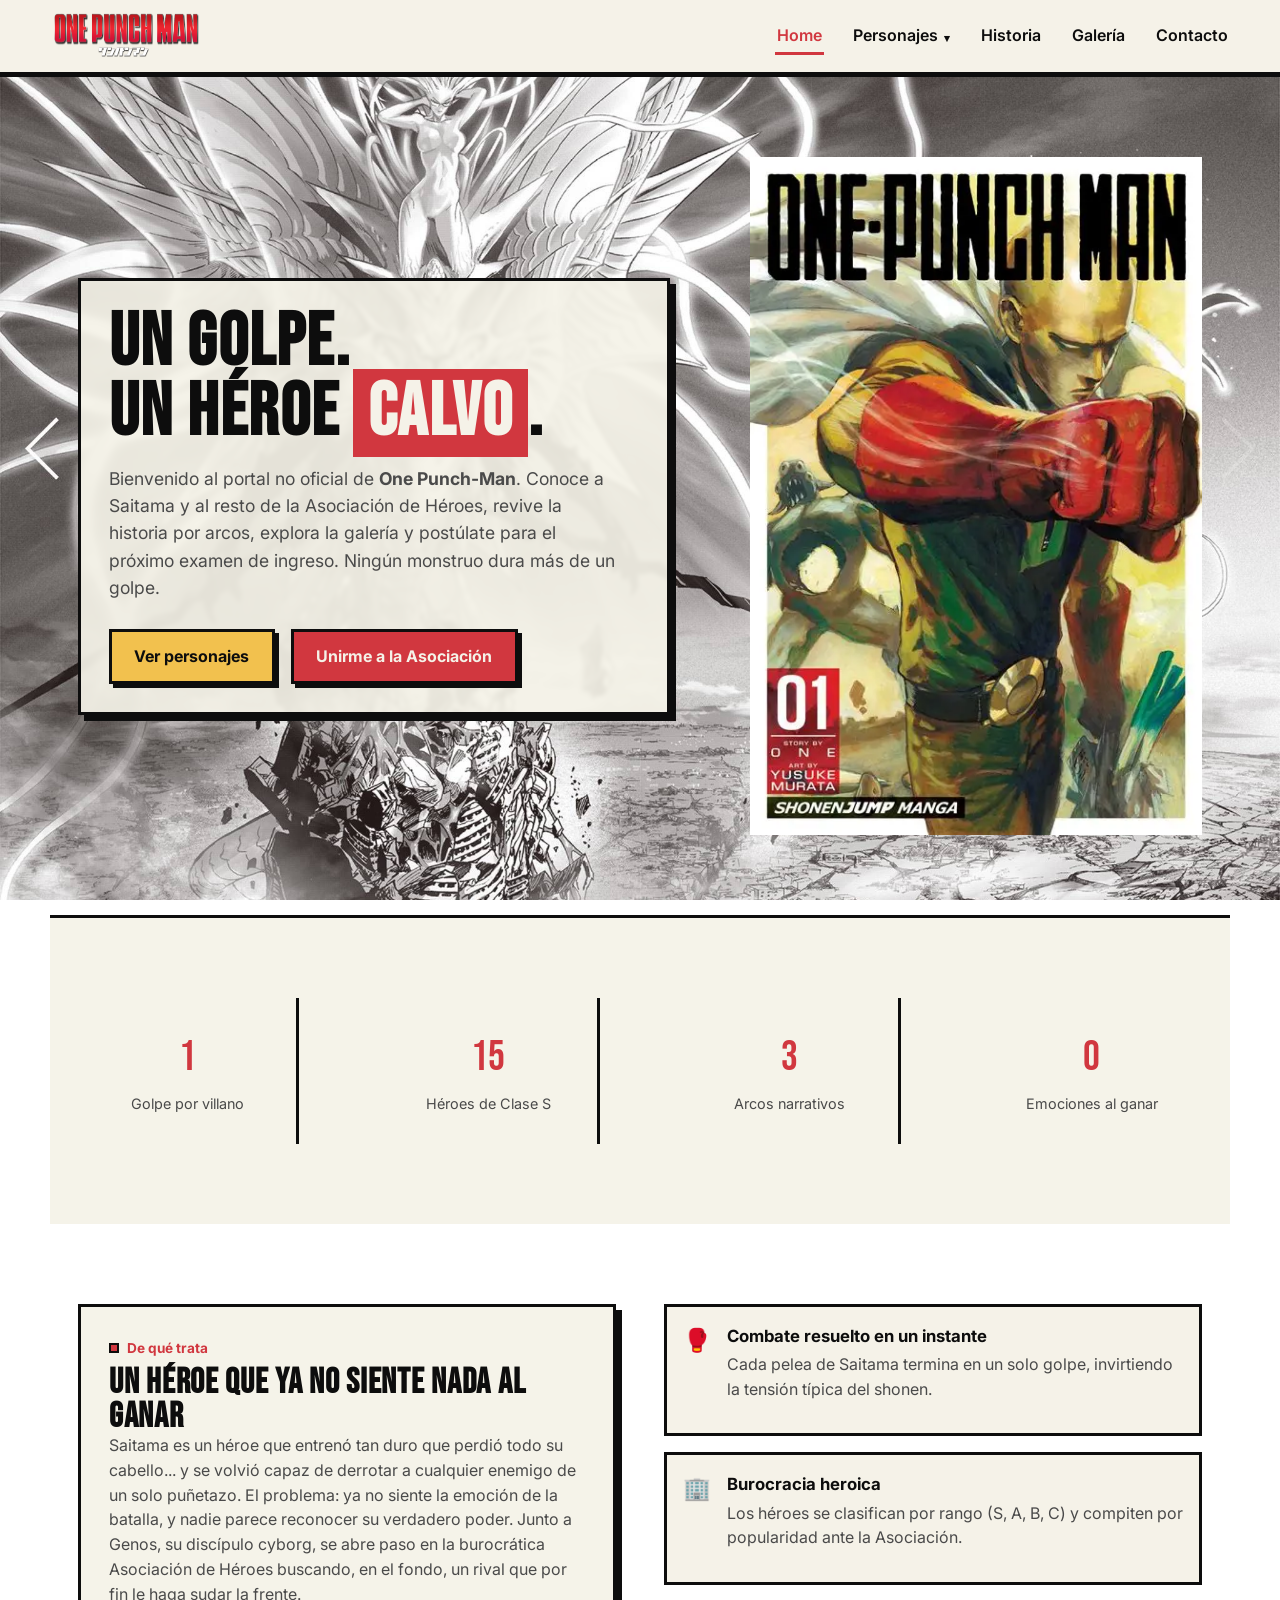
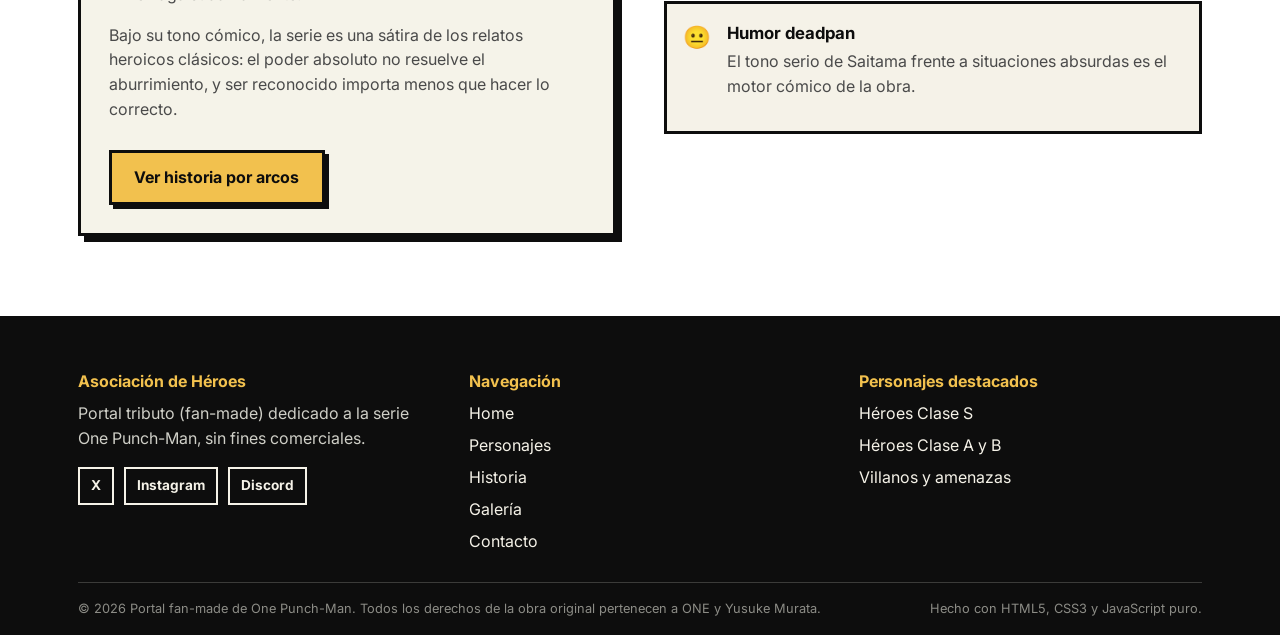
<file: index.html>
<!DOCTYPE html>
<html lang="es">
<head>
<meta charset="UTF-8">
<meta name="viewport" content="width=device-width, initial-scale=1.0">
<title>One Punch-Man | Asociación de Héroes</title>
<meta name="description" content="Sitio tributo fan-made de One Punch-Man: inicio, personajes, historia, galería y contacto.">
<link rel="icon" href="imagen/logo_nuevo_edge.png" type="image/svg+xml">
<link rel="preconnect" href="https://fonts.googleapis.com">
<link rel="stylesheet" href="https://fonts.googleapis.com/css2?family=Bebas+Neue&family=Inter:wght@400;500;600;700&display=swap">
<link rel="stylesheet" href="css/estilos.css">
</head>
<body class="fondo-historia">
<!-- ===================== ENCABEZADO / NAV ===================== -->
<header class="encabezado">
  <nav class="barra-nav contenedor" aria-label="Navegación principal">
    <a href="index.html" class="marca">
      <img src="imagen/logo_nuevo_edge.png" alt="Emblema de la Asociación de Héroes">
      
    </a>

    <button class="boton-menu-movil" id="botonMenuMovil" aria-expanded="false" aria-controls="navPrincipal" aria-label="Abrir menú">
      <span></span><span></span><span></span>
    </button>

    <div class="nav-principal" id="navPrincipal">
      <ul>
        <li><a class="enlace-nav activo" href="index.html" aria-current="page">Home</a></li>

        <li class="tiene-submenu">
          <a class="enlace-nav" href="personajes.html" id="togglePersonajes">Personajes</a>
          <ul class="submenu">
            <li><a href="personajes.html#personajes-heroes-s">Héroes Clase S</a></li>
            <li><a href="personajes.html#personajes-heroes-otros">Héroes Clase A y B</a></li>
            <li><a href="personajes.html#personajes-villanos">Villanos y amenazas</a></li>
          </ul>
        </li>

        <li><a class="enlace-nav" href="historia.html">Historia</a></li>
        <li><a class="enlace-nav" href="galeria.html">Galería</a></li>
        <li><a class="enlace-nav" href="contacto.html">Contacto</a></li>
      </ul>
    </div>
  </nav>
</header>

<main>

  <!-- ===================== HERO ===================== -->
  <section class="hero" id="inicio">
    <div class="contenedor">
      <div class="hero-texto">
        <!--<span class="etiqueta-seccion">Asociación de Héroes · Ciudad Z</span>-->
        <h1 class="titulo-impacto">Un golpe.<br>Un héroe <span class="resalte">calvo</span>.</h1>
        <p class="parrafo-intro">
          Bienvenido al portal no oficial de <strong>One Punch-Man</strong>. Conoce a Saitama y al resto
          de la Asociación de Héroes, revive la historia por arcos, explora la galería y postúlate
          para el próximo examen de ingreso. Ningún monstruo dura más de un golpe.
        </p>
        <div class="hero-acciones">
          <a href="personajes.html" class="boton boton-primario">Ver personajes</a>
          <a href="contacto.html" class="boton boton-secundario">Unirme a la Asociación</a>
        </div>
      </div>
      <div class="hero-imagen">
        <img src="imagen/saitama_edge.webp" alt="Ilustración de un impacto de golpe estilo cómic, con líneas de velocidad radiales">
      </div>
    </div>

    <div class="franja-datos contenedor">
      <div class="dato"><span class="numero">1</span><span class="etiqueta">Golpe por villano</span></div>
      <div class="dato"><span class="numero">15</span><span class="etiqueta">Héroes de Clase S</span></div>
      <div class="dato"><span class="numero">3</span><span class="etiqueta">Arcos narrativos</span></div>
      <div class="dato"><span class="numero">0</span><span class="etiqueta">Emociones al ganar</span></div>
    </div>
  </section>

  <!-- ===================== SOBRE LA SERIE ===================== -->
  <section class="seccion" id="sobre">
    <div class="contenedor grid-sobre">
      <div class="columna">
        <span class="etiqueta-seccion">De qué trata</span>
        <h2 class="titulo-impacto" style="font-size:2.2rem;">Un héroe que ya no siente nada al ganar</h2>
        <p>
          Saitama es un héroe que entrenó tan duro que perdió todo su cabello... y se volvió capaz de
          derrotar a cualquier enemigo de un solo puñetazo. El problema: ya no siente la emoción de la
          batalla, y nadie parece reconocer su verdadero poder. Junto a Genos, su discípulo cyborg, se abre
          paso en la burocrática Asociación de Héroes buscando, en el fondo, un rival que por fin le haga
          sudar la frente.
        </p>
        <p>
          Bajo su tono cómico, la serie es una sátira de los relatos heroicos clásicos: el poder absoluto no
          resuelve el aburrimiento, y ser reconocido importa menos que hacer lo correcto.
        </p>
        <div class="hero-acciones">
          <a href="historia.html" class="boton boton-primario">Ver historia por arcos</a>
        </div>
      </div>
      <div class="columna">
        <div class="lista-rasgos">
          <div class="rasgo">
            <span class="icono">🥊</span>
            <div><h3>Combate resuelto en un instante</h3><p>Cada pelea de Saitama termina en un solo golpe, invirtiendo la tensión típica del shonen.</p></div>
          </div>
          <div class="rasgo">
            <span class="icono">🏢</span>
            <div><h3>Burocracia heroica</h3><p>Los héroes se clasifican por rango (S, A, B, C) y compiten por popularidad ante la Asociación.</p></div>
          </div>
          <div class="rasgo">
            <span class="icono">😐</span>
            <div><h3>Humor deadpan</h3><p>El tono serio de Saitama frente a situaciones absurdas es el motor cómico de la obra.</p></div>
          </div>
        </div>
      </div>
    </div>
  </section>
</main>

<!-- ===================== PIE DE PAGINA ===================== -->
<footer class="pie-pagina">
  <div class="contenedor">
    <div class="pie-grid">
      <div class="columna-pie">
        <h4>Asociación de Héroes</h4>
        <p style="color:#cfcfc7;">Portal tributo (fan-made) dedicado a la serie One Punch-Man, sin fines comerciales.</p>
        <div class="redes-sociales">
          <a href="https://twitter.com" target="_blank" rel="noopener noreferrer">X</a>
          <a href="https://instagram.com" target="_blank" rel="noopener noreferrer">Instagram</a>
          <a href="https://discord.com" target="_blank" rel="noopener noreferrer">Discord</a>
        </div>
      </div>
      <div class="columna-pie">
        <h4>Navegación</h4>
        <ul>
          <li><a href="index.html">Home</a></li>
          <li><a href="personajes.html">Personajes</a></li>
          <li><a href="historia.html">Historia</a></li>
          <li><a href="galeria.html">Galería</a></li>
          <li><a href="contacto.html">Contacto</a></li>
        </ul>
      </div>
      <div class="columna-pie">
        <h4>Personajes destacados</h4>
        <ul>
          <li><a href="personajes.html#personajes-heroes-s">Héroes Clase S</a></li>
          <li><a href="personajes.html#personajes-heroes-otros">Héroes Clase A y B</a></li>
          <li><a href="personajes.html#personajes-villanos">Villanos y amenazas</a></li>
        </ul>
      </div>
    </div>
    <div class="pie-legal">
      <span>© 2026 Portal fan-made de One Punch-Man. Todos los derechos de la obra original pertenecen a ONE y Yusuke Murata.</span>
      <span>Hecho con HTML5, CSS3 y JavaScript puro.</span>
    </div>
  </div>
</footer>

<script src="js/script.js"></script>
</body>
</html>
</file>
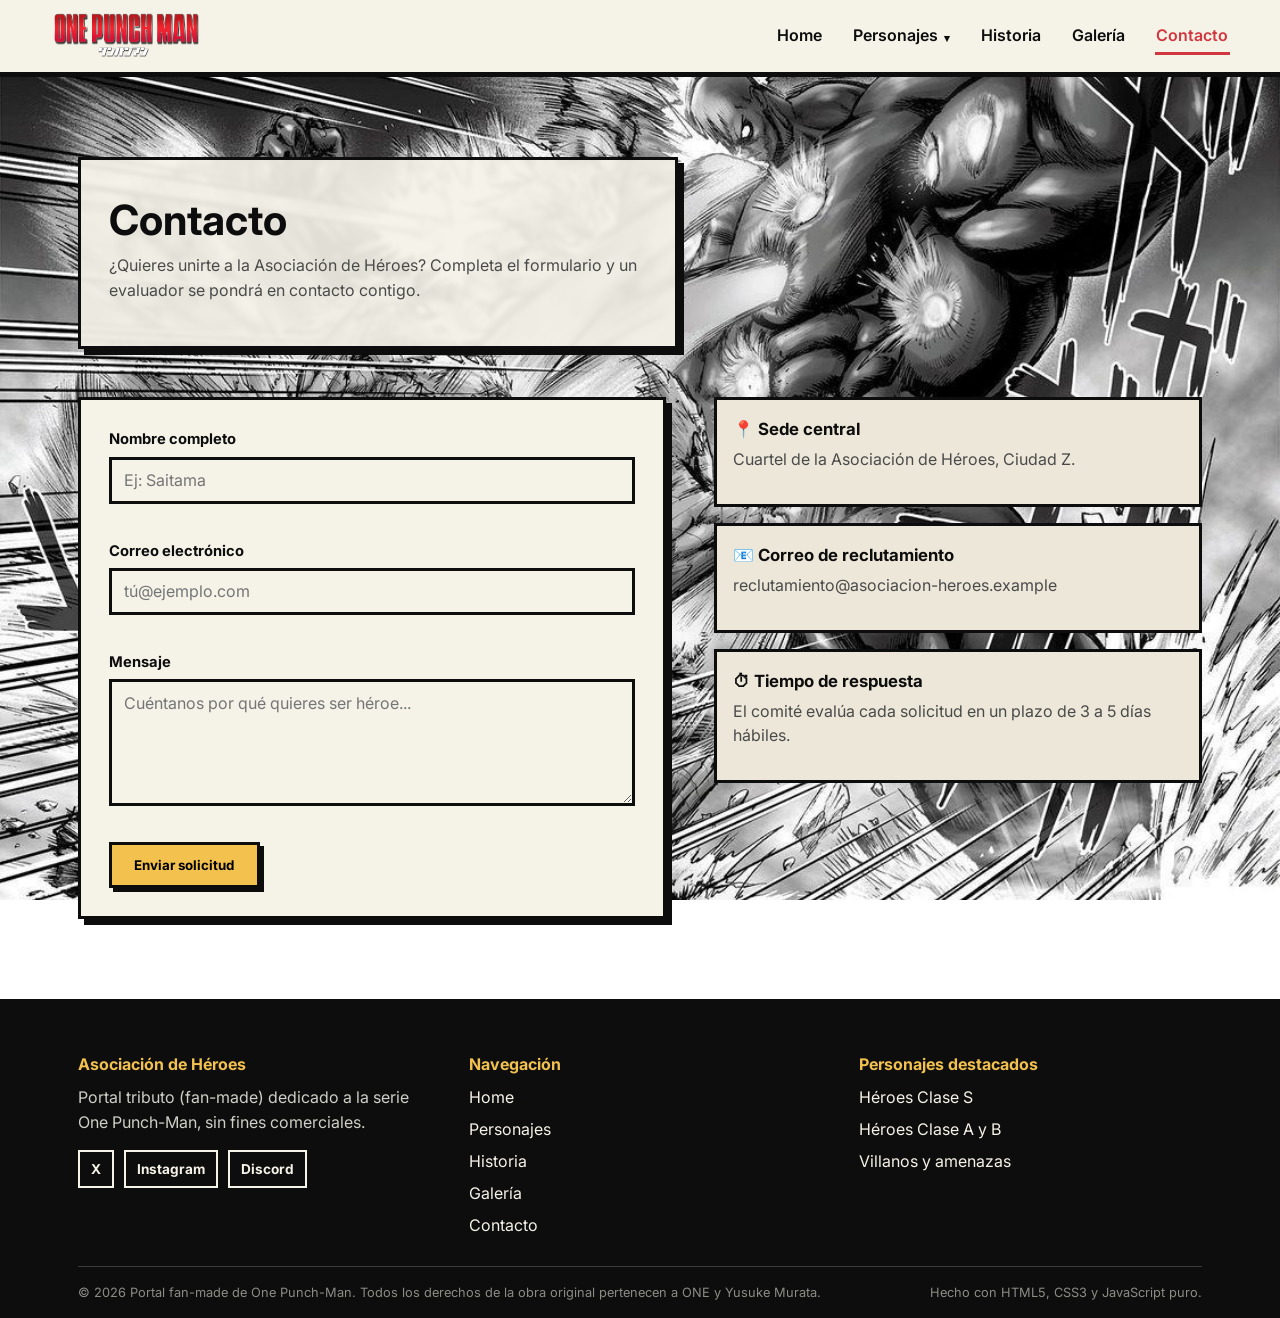
<file: contacto.html>
<!DOCTYPE html>
<html lang="es">
<head>
<meta charset="UTF-8">
<meta name="viewport" content="width=device-width, initial-scale=1.0">
<title>Contacto | One Punch-Man</title>
<meta name="description" content="Formulario de contacto y reclutamiento para la Asociación de Héroes de One Punch-Man.">
<link rel="icon" href="imagen/logo_nuevo_edge.png" type="image/svg+xml">
<link rel="preconnect" href="https://fonts.googleapis.com">
<link rel="stylesheet" href="https://fonts.googleapis.com/css2?family=Bebas+Neue&family=Inter:wght@400;500;600;700&display=swap">
<link rel="stylesheet" href="css/estilos.css">
</head>
<body class="fondo-contacto">
<!-- ===================== ENCABEZADO / NAV ===================== -->
<header class="encabezado">
  <nav class="barra-nav contenedor" aria-label="Navegación principal">
    <a href="index.html" class="marca">
      <img src="imagen/logo_nuevo_edge.png" alt="Emblema de la Asociación de Héroes">
    </a>

    <button class="boton-menu-movil" id="botonMenuMovil" aria-expanded="false" aria-controls="navPrincipal" aria-label="Abrir menú">
      <span></span><span></span><span></span>
    </button>

    <div class="nav-principal" id="navPrincipal">
      <ul>
        <li><a class="enlace-nav" href="index.html">Home</a></li>

        <li class="tiene-submenu">
          <a class="enlace-nav" href="personajes.html" id="togglePersonajes">Personajes</a>
          <ul class="submenu">
            <li><a href="personajes.html#personajes-heroes-s">Héroes Clase S</a></li>
            <li><a href="personajes.html#personajes-heroes-otros">Héroes Clase A y B</a></li>
            <li><a href="personajes.html#personajes-villanos">Villanos y amenazas</a></li>
          </ul>
        </li>

        <li><a class="enlace-nav" href="historia.html">Historia</a></li>
        <li><a class="enlace-nav" href="galeria.html">Galería</a></li>
        <li><a class="enlace-nav activo" href="contacto.html" aria-current="page">Contacto</a></li>
      </ul>
    </div>
  </nav>
</header>

<main>

  <section class="seccion" id="contacto" style="border-top:none;">
    <div class="contenedor">
      <div class="encabezado-seccion">
        <!-- <span class="etiqueta-seccion">Examen de ingreso</span>-->
        <h2>Contacto</h2>
        <p>¿Quieres unirte a la Asociación de Héroes? Completa el formulario y un evaluador se pondrá en contacto contigo.</p>
      </div>

      <div class="grid-contacto">
        <form class="panel-formulario" id="formularioContacto" novalidate>
          <div class="campo">
            <label for="nombre">Nombre completo</label>
            <input type="text" id="nombre" name="nombre" placeholder="Ej: Saitama" autocomplete="name">
            <span class="mensaje-error" id="errorNombre"></span>
          </div>

          <div class="campo">
            <label for="correo">Correo electrónico</label>
            <input type="email" id="correo" name="correo" placeholder="tú@ejemplo.com" autocomplete="email">
            <span class="mensaje-error" id="errorCorreo"></span>
          </div>

          <div class="campo">
            <label for="mensaje">Mensaje</label>
            <textarea id="mensaje" name="mensaje" rows="5" placeholder="Cuéntanos por qué quieres ser héroe..."></textarea>
            <span class="mensaje-error" id="errorMensaje"></span>
          </div>

          <button type="submit" class="boton boton-primario">Enviar solicitud</button>
          <p class="aviso-formulario" id="avisoFormulario"></p>
        </form>

        <aside class="panel-info-contacto">
          <div class="tarjeta-info">
            <h3>📍 Sede central</h3>
            <p>Cuartel de la Asociación de Héroes, Ciudad Z.</p>
          </div>
          <div class="tarjeta-info">
            <h3>📧 Correo de reclutamiento</h3>
            <p>reclutamiento@asociacion-heroes.example</p>
          </div>
          <div class="tarjeta-info">
            <h3>⏱ Tiempo de respuesta</h3>
            <p>El comité evalúa cada solicitud en un plazo de 3 a 5 días hábiles.</p>
          </div>
        </aside>
      </div>
    </div>
  </section>
</main>

<!-- ===================== PIE DE PAGINA ===================== -->
<footer class="pie-pagina">
  <div class="contenedor">
    <div class="pie-grid">
      <div class="columna-pie">
        <h4>Asociación de Héroes</h4>
        <p style="color:#cfcfc7;">Portal tributo (fan-made) dedicado a la serie One Punch-Man, sin fines comerciales.</p>
        <div class="redes-sociales">
          <a href="https://twitter.com" target="_blank" rel="noopener noreferrer">X</a>
          <a href="https://instagram.com" target="_blank" rel="noopener noreferrer">Instagram</a>
          <a href="https://discord.com" target="_blank" rel="noopener noreferrer">Discord</a>
        </div>
      </div>
      <div class="columna-pie">
        <h4>Navegación</h4>
        <ul>
          <li><a href="index.html">Home</a></li>
          <li><a href="personajes.html">Personajes</a></li>
          <li><a href="historia.html">Historia</a></li>
          <li><a href="galeria.html">Galería</a></li>
          <li><a href="contacto.html">Contacto</a></li>
        </ul>
      </div>
      <div class="columna-pie">
        <h4>Personajes destacados</h4>
        <ul>
          <li><a href="personajes.html#personajes-heroes-s">Héroes Clase S</a></li>
          <li><a href="personajes.html#personajes-heroes-otros">Héroes Clase A y B</a></li>
          <li><a href="personajes.html#personajes-villanos">Villanos y amenazas</a></li>
        </ul>
      </div>
    </div>
    <div class="pie-legal">
      <span>© 2026 Portal fan-made de One Punch-Man. Todos los derechos de la obra original pertenecen a ONE y Yusuke Murata.</span>
      <span>Hecho con HTML5, CSS3 y JavaScript puro.</span>
    </div>
  </div>
</footer>

<script src="js/script.js"></script>
</body>
</html>
</file>
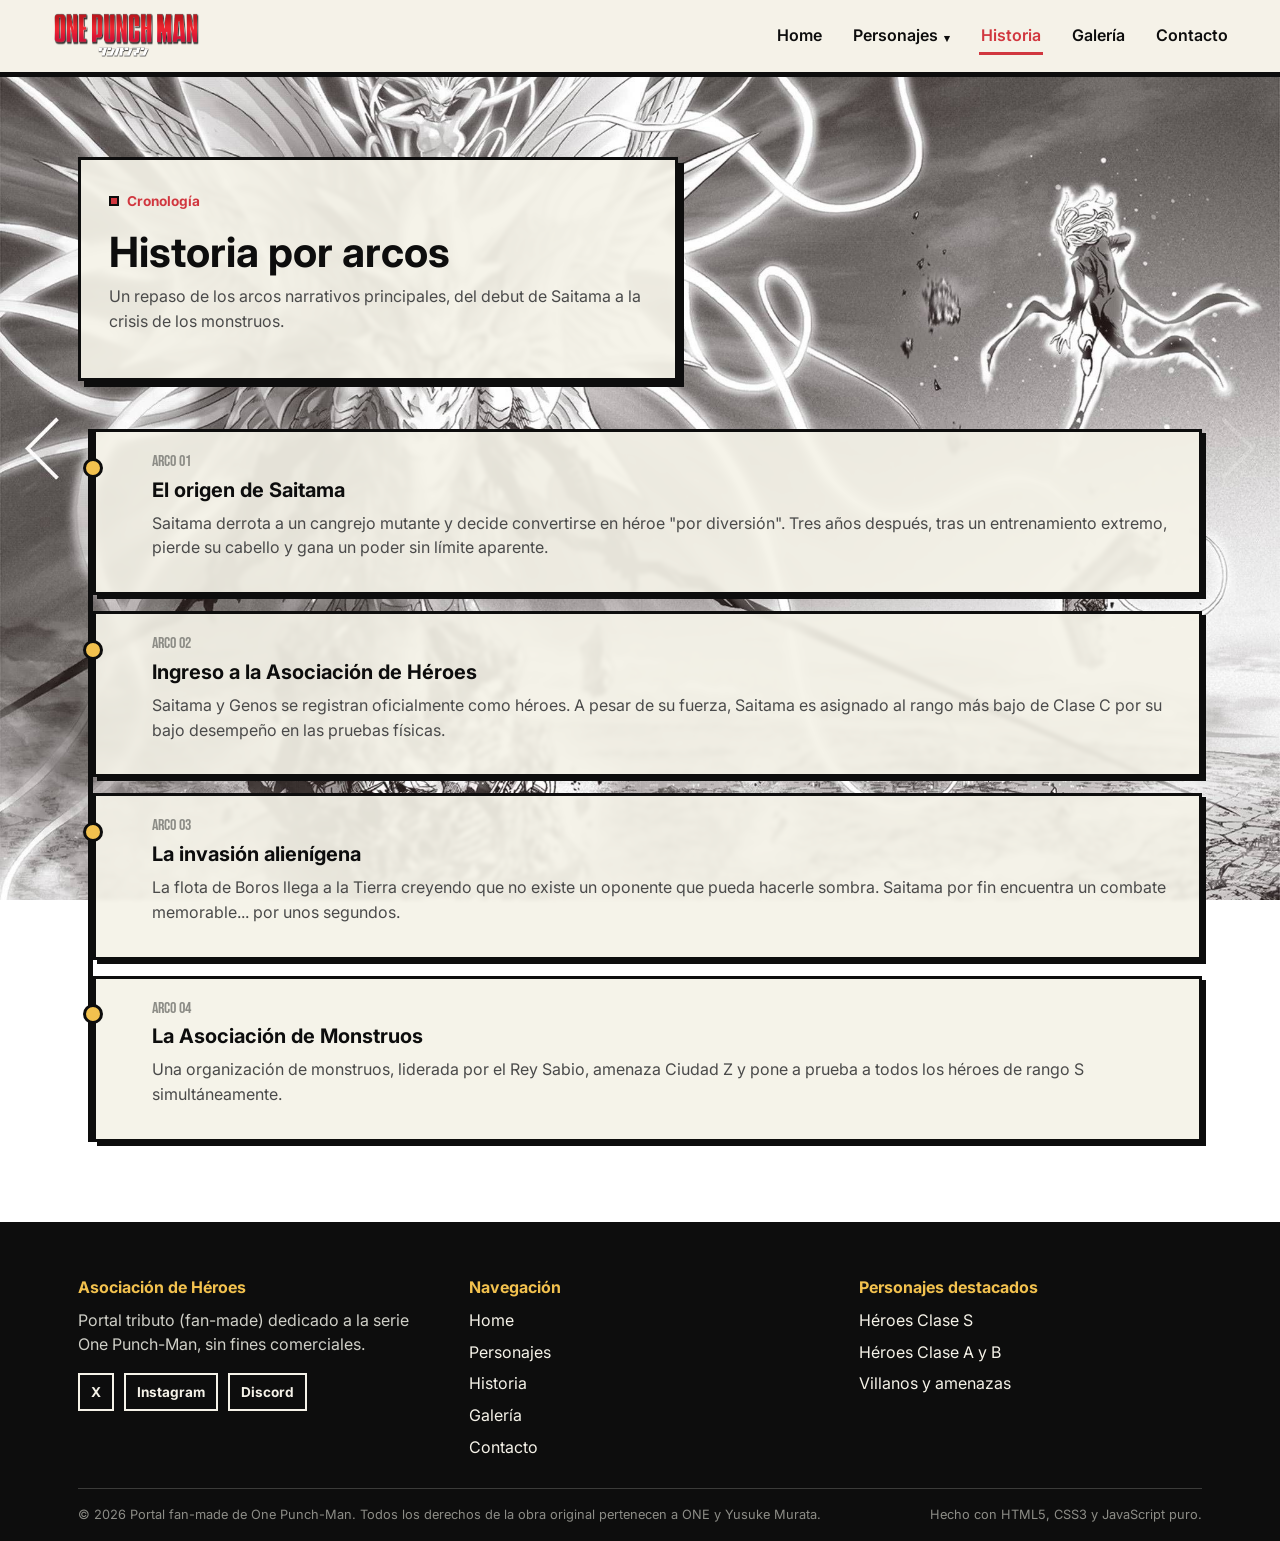
<file: historia.html>
<!DOCTYPE html>
<html lang="es">
<head>
<meta charset="UTF-8">
<meta name="viewport" content="width=device-width, initial-scale=1.0">
<title>Historia | One Punch-Man</title>
<meta name="description" content="Línea de tiempo con los arcos narrativos principales de One Punch-Man.">
<link rel="icon" href="imagen/logo_nuevo_edge.png" type="image/svg+xml">
<link rel="preconnect" href="https://fonts.googleapis.com">
<link rel="stylesheet" href="https://fonts.googleapis.com/css2?family=Bebas+Neue&family=Inter:wght@400;500;600;700&display=swap">
<link rel="stylesheet" href="css/estilos.css">
</head>
<body class="fondo-historia">
<!-- ===================== ENCABEZADO / NAV ===================== -->
<header class="encabezado">
  <nav class="barra-nav contenedor" aria-label="Navegación principal">
    <a href="index.html" class="marca">
      <img src="imagen/logo_nuevo_edge.png" alt="Emblema de la Asociación de Héroes">
    </a>

    <button class="boton-menu-movil" id="botonMenuMovil" aria-expanded="false" aria-controls="navPrincipal" aria-label="Abrir menú">
      <span></span><span></span><span></span>
    </button>

    <div class="nav-principal" id="navPrincipal">
      <ul>
        <li><a class="enlace-nav" href="index.html">Home</a></li>

        <li class="tiene-submenu">
          <a class="enlace-nav" href="personajes.html" id="togglePersonajes">Personajes</a>
          <ul class="submenu">
            <li><a href="personajes.html#personajes-heroes-s">Héroes Clase S</a></li>
            <li><a href="personajes.html#personajes-heroes-otros">Héroes Clase A y B</a></li>
            <li><a href="personajes.html#personajes-villanos">Villanos y amenazas</a></li>
          </ul>
        </li>

        <li><a class="enlace-nav activo" href="historia.html" aria-current="page">Historia</a></li>
        <li><a class="enlace-nav" href="galeria.html">Galería</a></li>
        <li><a class="enlace-nav" href="contacto.html">Contacto</a></li>
      </ul>
    </div>
  </nav>
</header>

<main>

  <section class="seccion" id="historia" style="border-top:none;">
    <div class="contenedor">
      <div class="encabezado-seccion">
        <span class="etiqueta-seccion">Cronología</span>
        <h2>Historia por arcos</h2>
        <p>Un repaso de los arcos narrativos principales, del debut de Saitama a la crisis de los monstruos.</p>
      </div>

      <div class="linea-tiempo">
        <div class="evento-tiempo">
          <span class="arco-num">Arco 01</span>
          <h3>El origen de Saitama</h3>
          <p>Saitama derrota a un cangrejo mutante y decide convertirse en héroe "por diversión". Tres años después, tras un entrenamiento extremo, pierde su cabello y gana un poder sin límite aparente.</p>
        </div>
        <div class="evento-tiempo">
          <span class="arco-num">Arco 02</span>
          <h3>Ingreso a la Asociación de Héroes</h3>
          <p>Saitama y Genos se registran oficialmente como héroes. A pesar de su fuerza, Saitama es asignado al rango más bajo de Clase C por su bajo desempeño en las pruebas físicas.</p>
        </div>
        <div class="evento-tiempo">
          <span class="arco-num">Arco 03</span>
          <h3>La invasión alienígena</h3>
          <p>La flota de Boros llega a la Tierra creyendo que no existe un oponente que pueda hacerle sombra. Saitama por fin encuentra un combate memorable... por unos segundos.</p>
        </div>
        <div class="evento-tiempo">
          <span class="arco-num">Arco 04</span>
          <h3>La Asociación de Monstruos</h3>
          <p>Una organización de monstruos, liderada por el Rey Sabio, amenaza Ciudad Z y pone a prueba a todos los héroes de rango S simultáneamente.</p>
        </div>
      </div>
    </div>
  </section>
</main>

<!-- ===================== PIE DE PAGINA ===================== -->
<footer class="pie-pagina">
  <div class="contenedor">
    <div class="pie-grid">
      <div class="columna-pie">
        <h4>Asociación de Héroes</h4>
        <p style="color:#cfcfc7;">Portal tributo (fan-made) dedicado a la serie One Punch-Man, sin fines comerciales.</p>
        <div class="redes-sociales">
          <a href="https://twitter.com" target="_blank" rel="noopener noreferrer">X</a>
          <a href="https://instagram.com" target="_blank" rel="noopener noreferrer">Instagram</a>
          <a href="https://discord.com" target="_blank" rel="noopener noreferrer">Discord</a>
        </div>
      </div>
      <div class="columna-pie">
        <h4>Navegación</h4>
        <ul>
          <li><a href="index.html">Home</a></li>
          <li><a href="personajes.html">Personajes</a></li>
          <li><a href="historia.html">Historia</a></li>
          <li><a href="galeria.html">Galería</a></li>
          <li><a href="contacto.html">Contacto</a></li>
        </ul>
      </div>
      <div class="columna-pie">
        <h4>Personajes destacados</h4>
        <ul>
          <li><a href="personajes.html#personajes-heroes-s">Héroes Clase S</a></li>
          <li><a href="personajes.html#personajes-heroes-otros">Héroes Clase A y B</a></li>
          <li><a href="personajes.html#personajes-villanos">Villanos y amenazas</a></li>
        </ul>
      </div>
    </div>
    <div class="pie-legal">
      <span>© 2026 Portal fan-made de One Punch-Man. Todos los derechos de la obra original pertenecen a ONE y Yusuke Murata.</span>
      <span>Hecho con HTML5, CSS3 y JavaScript puro.</span>
    </div>
  </div>
</footer>

<script src="js/script.js"></script>
</body>
</html>
</file>
<file: css/estilos.css>
/* =========================================================
   ONE PUNCH-MAN | Asociación de Héroes — Hoja de estilos
   Sistema de diseño: "panel de cómic" — página crema tipo
   manga, tinta negra, y dos acentos: amarillo (traje) y
   rojo (guantes/botas). Bordes gruesos y esquinas rectas
   en vez de tarjetas redondeadas genéricas.
   ========================================================= */

/* ---------- 1. Tokens de diseño ---------- */
:root{
  --tinta: #0d0d0d;         /* negro tinta */
  --papel: #f5f2e8;         /* crema tipo papel de manga */
  --papel-2: #ece7d8;       /* crema un poco más oscuro, para paneles alternos */
  --amarillo: #f2c14e;      /* traje de Saitama */
  --rojo: #d1373f;          /* guantes / botas */
  --gris: #4a4a4a;          /* gris ceniza para texto secundario */
  --gris-claro: #8c8c86;

  --fuente-impacto: "Bebas Neue", "Arial Narrow", sans-serif;
  --fuente-base: "Inter", "Segoe UI", Arial, sans-serif;

  --borde: 3px solid var(--tinta);
  --borde-grueso: 5px solid var(--tinta);

  --espacio-1: 0.5rem;
  --espacio-2: 1rem;
  --espacio-3: 1.75rem;
  --espacio-4: 3rem;
  --espacio-5: 5rem;

  --ancho-maximo: 1180px;
}

/* ---------- 2. Reset base ---------- */
*, *::before, *::after{ box-sizing: border-box; }
html{ scroll-behavior: smooth; scroll-padding-top: 90px; }

 /* Fondo predeterminado (por si alguna página no tiene clase específica) */
body {
  margin: 0;
  background: var(--papel);
  color: var(--tinta);
  font-family: var(--fuente-base);
  line-height: 1.55;
  -webkit-font-smoothing: antialiased;
}



/* Reemplaza el bloque de "12. Responsive" que agregamos antes (el de scroll) por esto */

body.fondo-inicio,
body.fondo-personajes,
body.fondo-historia,
body.fondo-galeria,
body.fondo-contacto {
  background: none; /* ya no ponemos el fondo directo acá */
  position: relative;
}

body.fondo-inicio::before,
body.fondo-personajes::before,
body.fondo-historia::before,
body.fondo-galeria::before,
body.fondo-contacto::before {
  content: "";
  position: fixed;
  inset: 0;
  z-index: -1;
  background-repeat: no-repeat;
  background-position: center center;
  background-size: cover;
}

body.fondo-inicio::before      { background-image: url("../imagen/fondo_5_edge.png"); }
body.fondo-personajes::before  { background-image: url("../imagen/fondo_1_edge.jpg"); }
body.fondo-historia::before    { background-image: url("../imagen/fondo_2_edge.jpg"); }
body.fondo-galeria::before     { background-image: url("../imagen/fondo_3_edge.jpg"); }
body.fondo-contacto::before    { background-image: url("../imagen/fondo_4_edge.jpg"); }


/* En móvil, "fixed" rompe el ajuste del fondo en todas las páginas — pasamos a "scroll" */
@media (max-width: 900px) {
  body.fondo-inicio,
  body.fondo-personajes,
  body.fondo-historia,
  body.fondo-galeria,
  body.fondo-contacto {
    background-attachment: scroll;
  }
}

img{ max-width: 100%; display: block; }
a{ color: inherit; text-decoration: none; }
ul{ list-style: none; margin: 0; padding: 0; }
h1,h2,h3,h4{ margin: 0; font-weight: 700; }
p{ margin: 0 0 var(--espacio-2); color: var(--gris); }
button{ font-family: inherit; cursor: pointer; }
input, textarea{ font-family: inherit; }

.contenedor{
  width: 100%;
  max-width: var(--ancho-maximo);
  margin: 0 auto;
  padding: 0 var(--espacio-3);
}

:focus-visible{
  outline: 3px solid var(--rojo);
  outline-offset: 2px;
}

.titulo-impacto{
  font-family: var(--fuente-impacto);
  letter-spacing: 0.02em;
  line-height: 0.95;
}

.etiqueta-seccion{
  display: inline-flex;
  align-items: center;
  gap: 0.5rem;
  font-size: 0.85rem;
  color: var(--rojo);
  font-weight: 700;
  margin-bottom: var(--espacio-1);
}
.etiqueta-seccion::before{
  content: "";
  width: 10px; height: 10px;
  background: var(--rojo);
  border: 2px solid var(--tinta);
  display: inline-block;
}

/* ---------- 3. Encabezado / navegación (Flexbox) ---------- */
.encabezado{
  position: sticky;
  top: 0;
  z-index: 100;
  background: var(--papel);
  border-bottom: var(--borde-grueso);
}
.barra-nav{
  display: flex;
  align-items: center;
  justify-content: space-between;
  gap: var(--espacio-2);
  padding: 0.7rem 0;
}
.marca{
  display: flex;
  align-items: center;
  gap: 0.6rem;
}
.marca img{ width: 150px; height: 50px; }
.marca .nombre-marca{
  font-family: var(--fuente-impacto);
  font-size: 1.5rem;
  letter-spacing: 0.03em;
}
.marca .nombre-marca span{ color: var(--rojo); }

.nav-principal{
  display: flex;
  align-items: center;
  gap: var(--espacio-3);
}
.nav-principal > ul{
  display: flex;
  align-items: center;
  gap: var(--espacio-3);
}
.nav-principal a.enlace-nav{
  font-weight: 600;
  padding: 0.4rem 0.1rem;
  border-bottom: 3px solid transparent;
  transition: border-color 0.15s ease, color 0.15s ease;
}
.nav-principal a.enlace-nav:hover,
.nav-principal a.enlace-nav:focus-visible{
  border-color: var(--rojo);
}
.nav-principal a.enlace-nav.activo{
  border-color: var(--rojo);
  color: var(--rojo);
}

/* Submenú desplegable (segundo nivel) */
.tiene-submenu{ position: relative; }
.tiene-submenu > a.enlace-nav::after{
  content: "▾";
  margin-left: 0.35rem;
  font-size: 0.7em;
}
.submenu{
  position: absolute;
  top: 100%;
  left: 0;
  min-width: 240px;
  background: var(--papel);
  border: var(--borde);
  box-shadow: 6px 6px 0 var(--tinta);
  padding: 0.4rem 0;
  opacity: 0;
  visibility: hidden;
  transform: translateY(6px);
  transition: opacity 0.15s ease, transform 0.15s ease, visibility 0.15s ease;
}
.tiene-submenu:hover .submenu,
.tiene-submenu:focus-within .submenu{
  opacity: 1;
  visibility: visible;
  transform: translateY(0);
}
.submenu li a{
  display: block;
  padding: 0.6rem 1rem;
  font-weight: 500;
  border-left: 4px solid transparent;
}
.submenu li a:hover,
.submenu li a:focus-visible{
  background: var(--papel-2);
  border-left-color: var(--rojo);
}

.boton-menu-movil{
  display: none;
  flex-direction: column;
  gap: 5px;
  background: none;
  border: var(--borde);
  padding: 0.5rem 0.6rem;
}
.boton-menu-movil span{
  width: 22px; height: 3px; background: var(--tinta); display:block;
}

/* ---------- 4. Botones ---------- */
.boton{
  display: inline-flex;
  align-items: center;
  gap: 0.5rem;
  padding: 0.75rem 1.4rem;
  border: var(--borde);
  font-weight: 700;
  background: var(--papel);
  box-shadow: 4px 4px 0 var(--tinta);
  transition: transform 0.12s ease, box-shadow 0.12s ease;
}
.boton:hover, .boton:focus-visible{
  transform: translate(-2px,-2px);
  box-shadow: 6px 6px 0 var(--tinta);
}
.boton:active{
  transform: translate(0,0);
  box-shadow: 2px 2px 0 var(--tinta);
}
.boton-primario{ background: var(--amarillo); }
.boton-secundario{ background: var(--rojo); color: var(--papel); }
.boton-secundario p, .boton-secundario{ color: var(--papel); }

/* ---------- 5. Hero ---------- */

.hero .contenedor{
  display: flex;
  align-items: center;
  gap: var(--espacio-5);
  padding-top: var(--espacio-5);
  padding-bottom: var(--espacio-5);
  flex-wrap: wrap;
}
.hero-texto{ flex: 1 1 420px; }
.hero-texto .etiqueta-seccion{ color: var(--tinta); }
.hero-texto h1{
  font-size: clamp(2.6rem, 6vw, 4.6rem);
  margin-bottom: var(--espacio-2);
}
.hero-texto h1 .resalte{
  color: var(--papel);
  background: var(--rojo);
  padding: 0 0.2em;
  box-decoration-break: clone;
  -webkit-box-decoration-break: clone;
}
.hero-texto p.parrafo-intro{
  font-size: 1.1rem;
  max-width: 46ch;
  color: var(--gris);
}
.hero-acciones{
  display: flex;
  gap: var(--espacio-2);
  flex-wrap: wrap;
  margin-top: var(--espacio-3);
}
.hero-imagen{
  flex: 1 1 280px;
  display: flex;
  justify-content: center;
  position: relative;
}

@media (prefers-reduced-motion: reduce){
  .hero-imagen img{ animation: none; }
}


.franja-datos{
  display: flex;
  flex-wrap: wrap;
  border-top: var(--borde);
}
.dato{
  flex: 1 1 200px;
  padding: var(--espacio-3);
  border-right: var(--borde);
  text-align: center;
}
.dato:last-child{ border-right: none; }
.dato .numero{
  font-family: var(--fuente-impacto);
  font-size: 2.6rem;
  display: block;
  color: var(--rojo);
}
.dato .etiqueta{ font-size: 0.9rem; color: var(--gris); }

/* ---------- 6. Secciones genéricas ---------- */
.seccion{ padding: var(--espacio-5) 0; border-bottom: var(--borde-grueso); }
.seccion-alterna{  background-image: url("../imagen/TU_IMAGEN.jpg");
    background-size: cover;
    background-position: center;
    background-repeat: no-repeat;}
.encabezado-seccion{
  max-width: 60ch;
  margin-bottom: var(--espacio-4);
}
.encabezado-seccion h2{ font-size: clamp(1.9rem, 4vw, 2.6rem); }

/* Sobre la serie */
.grid-sobre{
  display: flex;
  gap: var(--espacio-4);
  flex-wrap: wrap;
  align-items: flex-start;
}
.grid-sobre .columna{ flex: 1 1 320px; }
.lista-rasgos{
  display: flex;
  flex-direction: column;
  gap: var(--espacio-2);
}
.rasgo{
  display: flex;
  gap: var(--espacio-2);
  align-items: flex-start;
  padding: var(--espacio-2);
  border: var(--borde);
  background: var(--papel);
}
.rasgo .icono{
  font-size: 1.4rem;
  flex-shrink: 0;
}
.rasgo h3{ font-size: 1.05rem; margin-bottom: 0.2rem; }

/* ---------- 7. Personajes (cards con Flexbox) ---------- */
.grid-personajes{
  display: flex;
  flex-wrap: wrap;
  gap: var(--espacio-3);
}
.tarjeta-personaje{
  flex: 1 1 250px;
  max-width: 290px;
  background: var(--papel);
  border: var(--borde);
  box-shadow: 5px 5px 0 var(--tinta);
  display: flex;
  flex-direction: column;
  transition: transform 0.15s ease;
}
.tarjeta-personaje:hover{ transform: translateY(-4px); }
.tarjeta-personaje .avatar-wrap{
  border-bottom: var(--borde);
  background: var(--papel-2);
  padding: var(--espacio-2);
  height: 260px; /* <--- Agrega esta línea para fijar la altura del recuadro */
  display: flex; /* <--- Agrega para centrar por seguridad */
  align-items: center; /* <--- Agrega */
  justify-content: center; /* <--- Agrega */
  overflow: hidden; /* <--- Oculta lo que sobre si la foto es muy grande */
}
.tarjeta-personaje .avatar-wrap img{ width: 100%; height: 100%; object-fit: cover; }
.tarjeta-personaje .info{
  padding: var(--espacio-2);
  display: flex;
  flex-direction: column;
  gap: 0.35rem;
  flex: 1;
}
.tarjeta-personaje .rango{
  font-size: 0.75rem;
  font-weight: 700;
  color: var(--rojo);
  text-transform: uppercase;
  letter-spacing: 0.06em;
}
.tarjeta-personaje h3{ font-size: 1.2rem; }
.tarjeta-personaje p{ font-size: 0.92rem; margin-bottom: 0; }

/* ---------- 8. Historia / Timeline ---------- */
.linea-tiempo{
  display: flex;
  flex-direction: column;
  gap: 0;
  border-left: var(--borde-grueso);
  margin-left: 10px;
}
.evento-tiempo{
  position: relative;
  padding: var(--espacio-2) 0 var(--espacio-3) var(--espacio-4);
}
.evento-tiempo::before{
  content: "";
  position: absolute;
  left: -13px;
  top: 1.6rem;
  width: 20px; height: 20px;
  background: var(--amarillo);
  border: 3px solid var(--tinta);
  border-radius: 50%;
}
.evento-tiempo .arco-num{
  font-family: var(--fuente-impacto);
  color: var(--gris-claro);
  font-size: 1rem;
}
.evento-tiempo h3{ font-size: 1.25rem; margin-bottom: 0.3rem; }

/* ---------- 9. Galería + filtros + lightbox ---------- */
.filtros-galeria{
  display: flex;
  flex-wrap: wrap;
  gap: 0.6rem;
  margin-bottom: var(--espacio-3);
}
.boton-filtro{
  border: var(--borde);
  background: var(--papel);
  padding: 0.5rem 1rem;
  font-weight: 700;
  font-size: 0.9rem;
}
.boton-filtro.activo{
  background: var(--tinta);
  color: var(--papel);
}
.grid-galeria{
  display: flex;
  flex-wrap: wrap;
  gap: var(--espacio-2);
}
.item-galeria{
  flex: 1 1 200px;
  max-width: 230px;
  border: var(--borde);
  background: var(--papel);
  cursor: pointer;
  padding: var(--espacio-1);
  transition: transform 0.15s ease, box-shadow 0.15s ease;
}
.item-galeria:hover{
  transform: translateY(-3px);
  box-shadow: 4px 4px 0 var(--tinta);
}
.item-galeria img{ width: 100%;height: 200px; /* <--- Agrega esta línea para que todas midan exactamente 200px de alto */
  object-fit: cover; /* <--- Mantiene la proporción y evita que se estiren de forma fea */ }
.item-galeria .pie-item{
  font-size: 0.85rem;
  font-weight: 600;
  text-align: center;
  padding-top: 0.4rem;
}
.item-galeria.oculto{ display: none; }

.superposicion-lightbox{
  position: fixed;
  inset: 0;
  background: rgba(13,13,13,0.9);
  display: flex;
  align-items: center;
  justify-content: center;
  padding: var(--espacio-3);
  z-index: 200;
}
.superposicion-lightbox.oculto{ display: none; }
.caja-lightbox{
  background: var(--papel);
  border: var(--borde-grueso);
  max-width: 560px;
  width: 100%;
  padding: var(--espacio-2);
  position: relative;
}
.caja-lightbox img{ width: 100%; border: var(--borde); margin-bottom: var(--espacio-1); }
.cerrar-lightbox{
  position: absolute;
  top: -18px;
  right: -18px;
  width: 40px; height: 40px;
  background: var(--rojo);
  color: var(--papel);
  border: var(--borde);
  font-size: 1.2rem;
  font-weight: 700;
  display: flex; align-items: center; justify-content: center;
}

/* ---------- 10. Contacto ---------- */
.grid-contacto{
  display: flex;
  gap: var(--espacio-4);
  flex-wrap: wrap;
}
.panel-formulario{
  flex: 1 1 380px;
  background: var(--papel);
  border: var(--borde);
  box-shadow: 6px 6px 0 var(--tinta);
  padding: var(--espacio-3);
}
.campo{
  display: flex;
  flex-direction: column;
  gap: 0.35rem;
  margin-bottom: var(--espacio-2);
}
.campo label{ font-weight: 700; font-size: 0.92rem; }
.campo input, .campo textarea{
  border: var(--borde);
  padding: 0.65rem 0.75rem;
  background: var(--papel);
  font-size: 1rem;
}
.campo input:focus, .campo textarea:focus{
  outline: none;
  border-color: var(--rojo);
}
.mensaje-error{
  color: var(--rojo);
  font-size: 0.82rem;
  min-height: 1.1em;
}
.campo.con-error input, .campo.con-error textarea{ border-color: var(--rojo); }
.aviso-formulario{
  margin-top: var(--espacio-2);
  padding: var(--espacio-2);
  border: var(--borde);
  background: var(--papel-2);
  font-weight: 600;
  display: none;
}
.aviso-formulario.visible{ display: block; }

.panel-info-contacto{
  flex: 1 1 280px;
  display: flex;
  flex-direction: column;
  gap: var(--espacio-2);
}
.tarjeta-info{
  border: var(--borde);
  background: var(--papel-2);
  padding: var(--espacio-2);
}
.tarjeta-info h3{ margin-bottom: 0.3rem; font-size: 1.05rem; }

/* ---------- 11. Pie de página ---------- */
.pie-pagina{
  background: var(--tinta);
  color: var(--papel);
  padding: var(--espacio-4) 0 var(--espacio-2);
}
.pie-grid{
  display: flex;
  flex-wrap: wrap;
  gap: var(--espacio-4);
  padding-bottom: var(--espacio-3);
  border-bottom: 1px solid rgba(245,242,232,0.2);
}
.pie-grid .columna-pie{ flex: 1 1 220px; }
.pie-grid h4{ margin-bottom: var(--espacio-1); color: var(--amarillo); }
.pie-grid ul{ display: flex; flex-direction: column; gap: 0.45rem; }
.pie-grid a:hover{ color: var(--amarillo); }
.redes-sociales{
  display: flex;
  gap: 0.6rem;
  flex-wrap: wrap;
}
.redes-sociales a{
  border: 2px solid var(--papel);
  padding: 0.4rem 0.7rem;
  font-size: 0.85rem;
  font-weight: 700;
}
.redes-sociales a:hover{ background: var(--amarillo); color: var(--tinta); border-color: var(--amarillo); }
.pie-legal{
  padding-top: var(--espacio-2);
  font-size: 0.8rem;
  color: var(--gris-claro);
  display: flex;
  justify-content: space-between;
  flex-wrap: wrap;
  gap: 0.5rem;
}

/* ---------- 12. Responsive ---------- */
@media (max-width: 900px){
  .nav-principal{
    position: fixed;
    inset: 70px 0 0 0;
    background: var(--papel);
    flex-direction: column;
    align-items: stretch;
    padding: var(--espacio-3);
    border-top: var(--borde);
    transform: translateX(100%);
    transition: transform 0.2s ease;
    overflow-y: auto;
  }
  .nav-principal.abierto{ transform: translateX(0); }
  .nav-principal > ul{
    flex-direction: column;
    align-items: stretch;
    gap: 0;
  }
  .nav-principal a.enlace-nav{
    display: block;
    padding: 0.9rem 0.2rem;
    border-bottom: 1px solid var(--papel-2);
  }
  .submenu{
    position: static;
    box-shadow: none;
    opacity: 1; visibility: visible; transform: none;
    display: none;
    border: none;
    border-left: 4px solid var(--amarillo);
    margin-left: 0.6rem;
  }
  .tiene-submenu.submenu-abierto .submenu{ display: block; }
  .tiene-submenu > a.enlace-nav::after{ float: right; }
  .boton-menu-movil{ display: flex; }
}

@media (max-width: 640px){
  .contenedor{ padding: 0 var(--espacio-2); }
  .seccion{ padding: var(--espacio-4) 0; }
  .dato{ flex: 1 1 50%; border-bottom: var(--borde); }
  .pie-legal{ flex-direction: column; text-align: center; }
}
@keyframes zoomFondo {
  0% {
    background-size: 100%;
  }

  50% {
    background-size: 108%;
  }

  100% {
    background-size: 100%;
  }
}

body.fondo-personajes {
  background: url("../imagen/fondo_edge.webp") no-repeat center center fixed;
  background-size: 100%;
  animation: zoomFondo 20s ease-in-out infinite;
}
/* Animación para todos los fondos */
body.fondo-inicio,
body.fondo-personajes,
body.fondo-historia,
body.fondo-galeria,
body.fondo-contacto {
  animation: zoomFondo 20s ease-in-out infinite;
}

/* ---------- 13. Legibilidad sobre fondo (Historia) ---------- */
/* No se toca la imagen de fondo: se agrega un panel semitransparente
   detrás del texto, con el mismo lenguaje visual (papel + borde + sombra)
   que ya usan las tarjetas de personajes. */
#historia .encabezado-seccion{
  background: rgba(245, 242, 232, 0.92);
  border: var(--borde);
  box-shadow: 6px 6px 0 var(--tinta);
  padding: var(--espacio-3);
  backdrop-filter: blur(2px);
}
 
#historia .evento-tiempo{
  background: rgba(245, 242, 232, 0.92);
  border: var(--borde);
  box-shadow: 4px 4px 0 var(--tinta);
  margin-bottom: var(--espacio-2);
  padding: var(--espacio-2) var(--espacio-2) var(--espacio-2) calc(var(--espacio-4) + var(--espacio-1));
  backdrop-filter: blur(2px);
}
#historia .evento-tiempo:last-child{ margin-bottom: 0; }

#personajes .encabezado-seccion{
  background: rgba(245, 242, 232, 0.92);
  border: var(--borde);
  box-shadow: 6px 6px 0 var(--tinta);
  padding: var(--espacio-3);
  backdrop-filter: blur(2px);
}

#personajes h3.titulo-impacto{
  display: inline-block;
  background: rgba(245, 242, 232, 0.92);
  border: var(--borde);
  box-shadow: 4px 4px 0 var(--tinta);
  padding: 0.5rem 1rem;
}

/* ---------- 15. Legibilidad sobre fondo (Galería, Contacto, Home) ---------- */
#galeria .encabezado-seccion,
#contacto .encabezado-seccion{
  background: rgba(245, 242, 232, 0.92);
  border: var(--borde);
  box-shadow: 6px 6px 0 var(--tinta);
  padding: var(--espacio-3);
  backdrop-filter: blur(2px);
}

#sobre .grid-sobre > .columna:first-child{
  background: rgba(245, 242, 232, 0.92);
  border: var(--borde);
  box-shadow: 6px 6px 0 var(--tinta);
  padding: var(--espacio-3);
  backdrop-filter: blur(2px);
}

.hero-texto{
  background: rgba(245, 242, 232, 0.92);
  border: var(--borde);
  box-shadow: 6px 6px 0 var(--tinta);
  padding: var(--espacio-3);
  backdrop-filter: blur(2px);
}

.franja-datos{
  background: rgba(245, 242, 232, 0.92);
  backdrop-filter: blur(2px);
}
</file>
